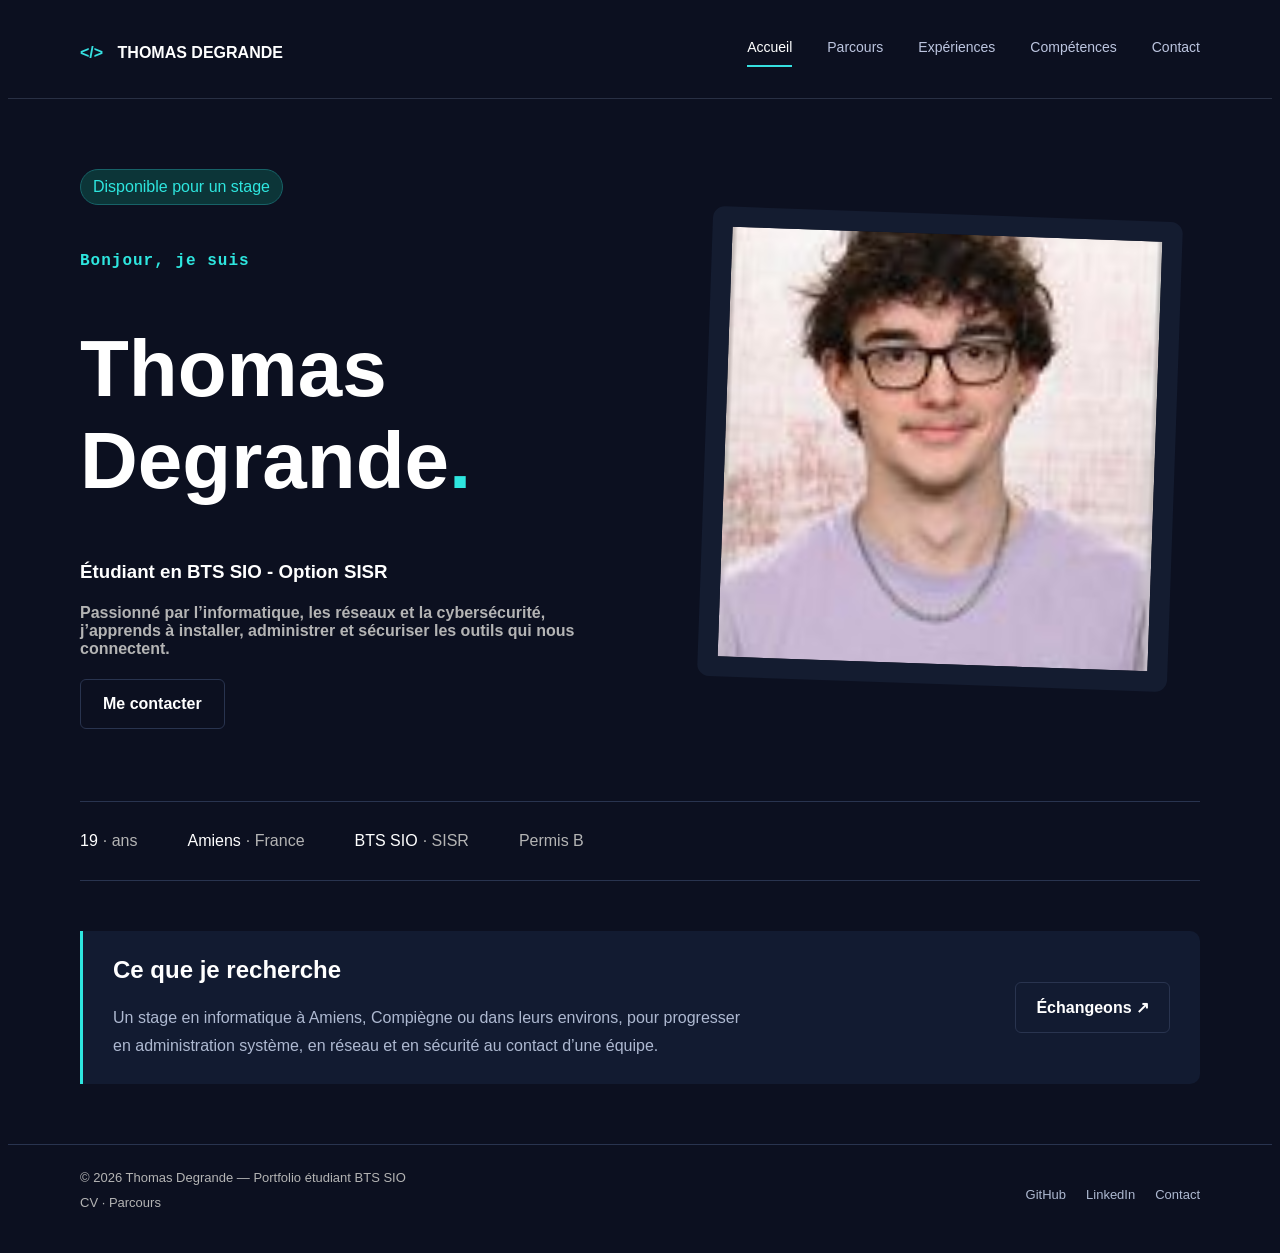
<file: index.html>
<!DOCTYPE html>

<html lang="fr">

<head>

    <meta charset="UTF-8">

    <meta name="viewport" content="width=device-width, initial-scale=1.0">

    <title>Accueil - Thomas Degrande</title>

    <link rel="stylesheet" href="style.css">

</head>


<body>

    <!-- =========================
         BARRE DE NAVIGATION
    ========================== -->

    <header class="navbar">

        <div class="nav-container">

            <!-- Logo / Nom -->
            <a href="index.html" class="logo">
                <span>&lt;/&gt;</span>
                THOMAS DEGRANDE
            </a>


            <!-- Liens vers les différentes pages -->
            <nav>

                <a href="index.html" class="active">Accueil</a>

                <a href="Parcours.html">Parcours</a>

                <a href="Expériences.html">Expériences</a>

                <a href="Compétences.html">Compétences</a>


                <a href="Contact.html">Contact</a>

            </nav>

        </div>

    </header>


    <!-- =========================
         CONTENU DE LA PAGE
    ========================== -->

  <main class="container">

    <div class="presentation">

        <div class="presentation-texte">

            <span class="stage">Disponible pour un stage</span>
            <br><br><br>

            <h1 class="titreclair" style="font-size: 100%;">
                Bonjour, je suis
            </h1>

            <h1 style="font-size: 500%;">
                Thomas<br>Degrande<span class="point">.</span>
            </h1>

            <h3>
                Étudiant en BTS SIO - Option SISR
            </h3>

            <h4 class="sombre">
                Passionné par l’informatique, les réseaux et la cybersécurité,
                 <br>j’apprends à installer, administrer et sécuriser les outils qui
                nous connectent.
            </h4>
            <a href="Contact.html" class="bouton">Me contacter</a>

        </div>
        <div class="presentation-photo">
            <img src="726d61487251.jpg" alt="Photo de Thomas Degrande">
        </div>
    </div>
        <br><br><br><br>
        <div class="infos">
            <div class="info">
        
                <span>19</span>
                <span class="sombre">· ans</span>
            </div>

            <div class="info">
        
                <span>Amiens</span>
                <span class="sombre">· France</span>
            </div>

            <div class="info">
        
                <span>BTS SIO</span>
                <span class="sombre">· SISR</span>
            </div>
        
            <div class="info">
        
                <span class="sombre">Permis B</span>
            </div>
        
        </div>

    <div class="recherche">

        <div class="recherche-texte">

            <h2>Ce que je recherche</h2>

            <p>
            Un stage en informatique à Amiens, Compiègne ou dans leurs environs,
            pour progresser <br> en administration système,
            en réseau et en sécurité au contact d’une équipe.
            </p>

        </div>

        <a href="Contact.html" class="bouton-recherche">
        Échangeons ↗
        </a>

    </div>
</main>

<footer class="footer">

    <div class="footer-container">

        <div class="footer-gauche">
            <p class="sombre">© 2026 Thomas Degrande — Portfolio étudiant BTS SIO</p>
            <p class="sombre">CV · Parcours</p>
        </div>

        <div class="footer-droite">
            <a href="https://github.com/TDegrande" target="_blank">GitHub</a>

            <a href="https://www.linkedin.com/in/thomas-degrande-bbb536439" target="_blank">LinkedIn</a>

            <a href="Contact.html">Contact</a>
        </div>

    </div>

</footer>
</body>

</html>
</file>
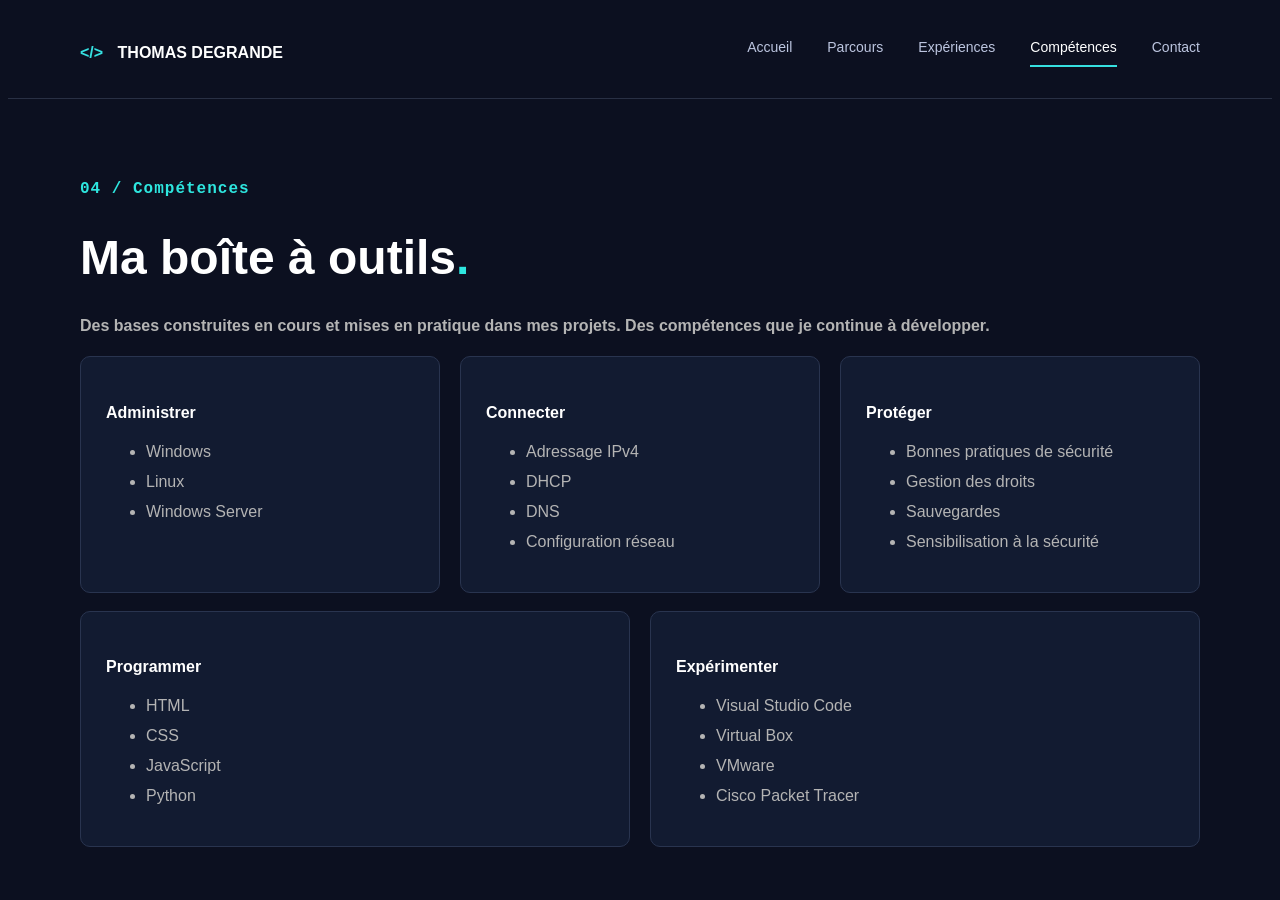
<file: Compétences.html>
<!DOCTYPE html>

<html lang="fr">

<head>

    <meta charset="UTF-8">

    <meta name="viewport" content="width=device-width, initial-scale=1.0">

    <title>Compétences - Thomas Degrande</title>

    <link rel="stylesheet" href="style.css">

</head>


<body>

    <!-- =========================
         BARRE DE NAVIGATION
    ========================== -->

    <header class="navbar">

        <div class="nav-container">

            <!-- Logo / Nom -->
            <a href="index.html" class="logo">
                <span>&lt;/&gt;</span>
                THOMAS DEGRANDE
            </a>


            <!-- Liens vers les différentes pages -->
            <nav>

                <a href="index.html">Accueil</a>

                <a href="Parcours.html">Parcours</a>

                <a href="Expériences.html">Expériences</a>

                <a href="Compétences.html" class="active">Compétences</a>

                <a href="Contact.html">Contact</a>

            </nav>

        </div>

    </header>


    <!-- =========================
         CONTENU DE LA PAGE
    ========================== -->

    <main class="container">

            <h1 class="titreclair" style="font-size: 100%;">
                04 / Compétences
            </h1>
            <h1 style="font-size: 300%;">
                Ma boîte à outils<span class="point">.</span>
            </h1>
            <h4 class="sombre">Des bases construites en cours et mises en pratique dans mes projets. Des compétences que je continue à développer.</h4>
            
            <div class="programme">

                <div class="programme-carte">
                    <h4>Administrer</h4>

                    <ul>
                        <li class="sombre">Windows</li>
                        <li class="sombre">Linux</li>
                        <li class="sombre">Windows Server</li>
                    </ul>
                </div>
                <div class="programme-carte">
                    <h4>Connecter</h4>

                    <ul>
                        <li class="sombre">Adressage IPv4</li>
                        <li class="sombre">DHCP</li>
                        <li class="sombre">DNS</li>
                        <li class="sombre">Configuration réseau</li>
                    </ul>
                </div>
                <div class="programme-carte">
                    <h4>Protéger</h4>

                    <ul>
                        <li class="sombre">Bonnes pratiques de sécurité</li>
                        <li class="sombre">Gestion des droits</li>
                        <li class="sombre">Sauvegardes</li>
                        <li class="sombre">Sensibilisation à la sécurité</li>
                    </ul>
                </div>
            </div>    
               <br> 
               <div class="programme">
               <div class="programme-carte">
                    <h4>Programmer</h4>

                    <ul>
                        <li class="sombre">HTML</li>
                        <li class="sombre">CSS</li>
                        <li class="sombre">JavaScript</li>
                        <li class="sombre">Python</li>
                    </ul>
                </div>
                 <div class="programme-carte">
                    <h4>Expérimenter</h4>

                    <ul>
                        <li class="sombre">Visual Studio Code</li>
                        <li class="sombre">Virtual Box</li>
                        <li class="sombre">VMware</li>
                        <li class="sombre">Cisco Packet Tracer</li>
                    </ul>
                </div>
            </div> 

    </main>


</body>

</html>
</file>
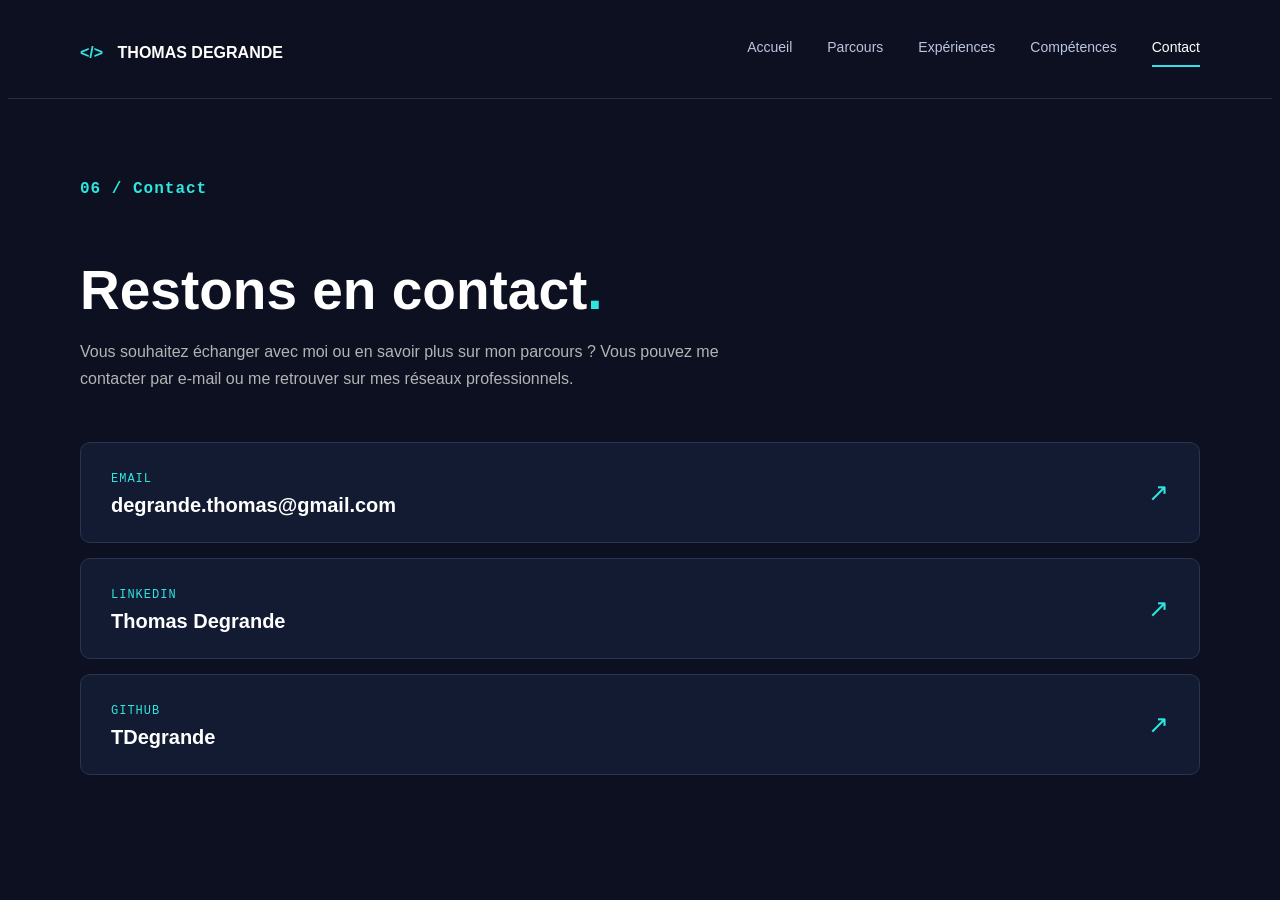
<file: Contact.html>
<!DOCTYPE html>

<html lang="fr">

<head>

    <meta charset="UTF-8">

    <meta name="viewport" content="width=device-width, initial-scale=1.0">

    <title>Contact - Thomas Degrande</title>

    <link rel="stylesheet" href="style.css">

</head>


<body>

    <!-- =========================
         BARRE DE NAVIGATION
    ========================== -->

    <header class="navbar">

        <div class="nav-container">

            <!-- Logo / Nom -->
            <a href="index.html" class="logo">
                <span>&lt;/&gt;</span>
                THOMAS DEGRANDE
            </a>


            <!-- Liens vers les différentes pages -->
            <nav>

                <a href="index.html">Accueil</a>

                <a href="Parcours.html">Parcours</a>

                <a href="Expériences.html">Expériences</a>

                <a href="Compétences.html">Compétences</a>

                <a href="Contact.html" class="active">Contact</a>

            </nav>

        </div>

    </header>


    <!-- =========================
         CONTENU DE LA PAGE
    ========================== -->

    <main class="container">

    <h1 class="titreclair" style="font-size: 100%;">
        06 / Contact
    </h1>

    <section class="contact-intro">

        <h1>Restons en contact<span class="point">.</span></h1>

        <p class="sombre">
            Vous souhaitez échanger avec moi ou en savoir plus sur mon parcours ?
            Vous pouvez me contacter par e-mail ou me retrouver sur mes réseaux professionnels.
        </p>

    </section>


    <section class="contact-liste">

        <!-- EMAIL -->
        <a href="mailto:degrande.thomas@gmail.com" class="contact-carte">

            <div>
                <span class="contact-type">EMAIL</span>

                <h2>degrande.thomas@gmail.com</h2>
            </div>

            <span class="contact-fleche">↗</span>

        </a>


        <!-- LINKEDIN -->
        <a href="https://www.linkedin.com/in/thomas-degrande-bbb536439"
           target="_blank"
           class="contact-carte">

            <div>
                <span class="contact-type">LINKEDIN</span>

                <h2>Thomas Degrande</h2>
            </div>

            <span class="contact-fleche">↗</span>

        </a>


        <!-- GITHUB -->
        <a href="https://github.com/TDegrande"
           target="_blank"
           class="contact-carte">

            <div>
                <span class="contact-type">GITHUB</span>

                <h2>TDegrande</h2>
            </div>

            <span class="contact-fleche">↗</span>

        </a>

    </section>

</main>


</body>

</html>
</file>
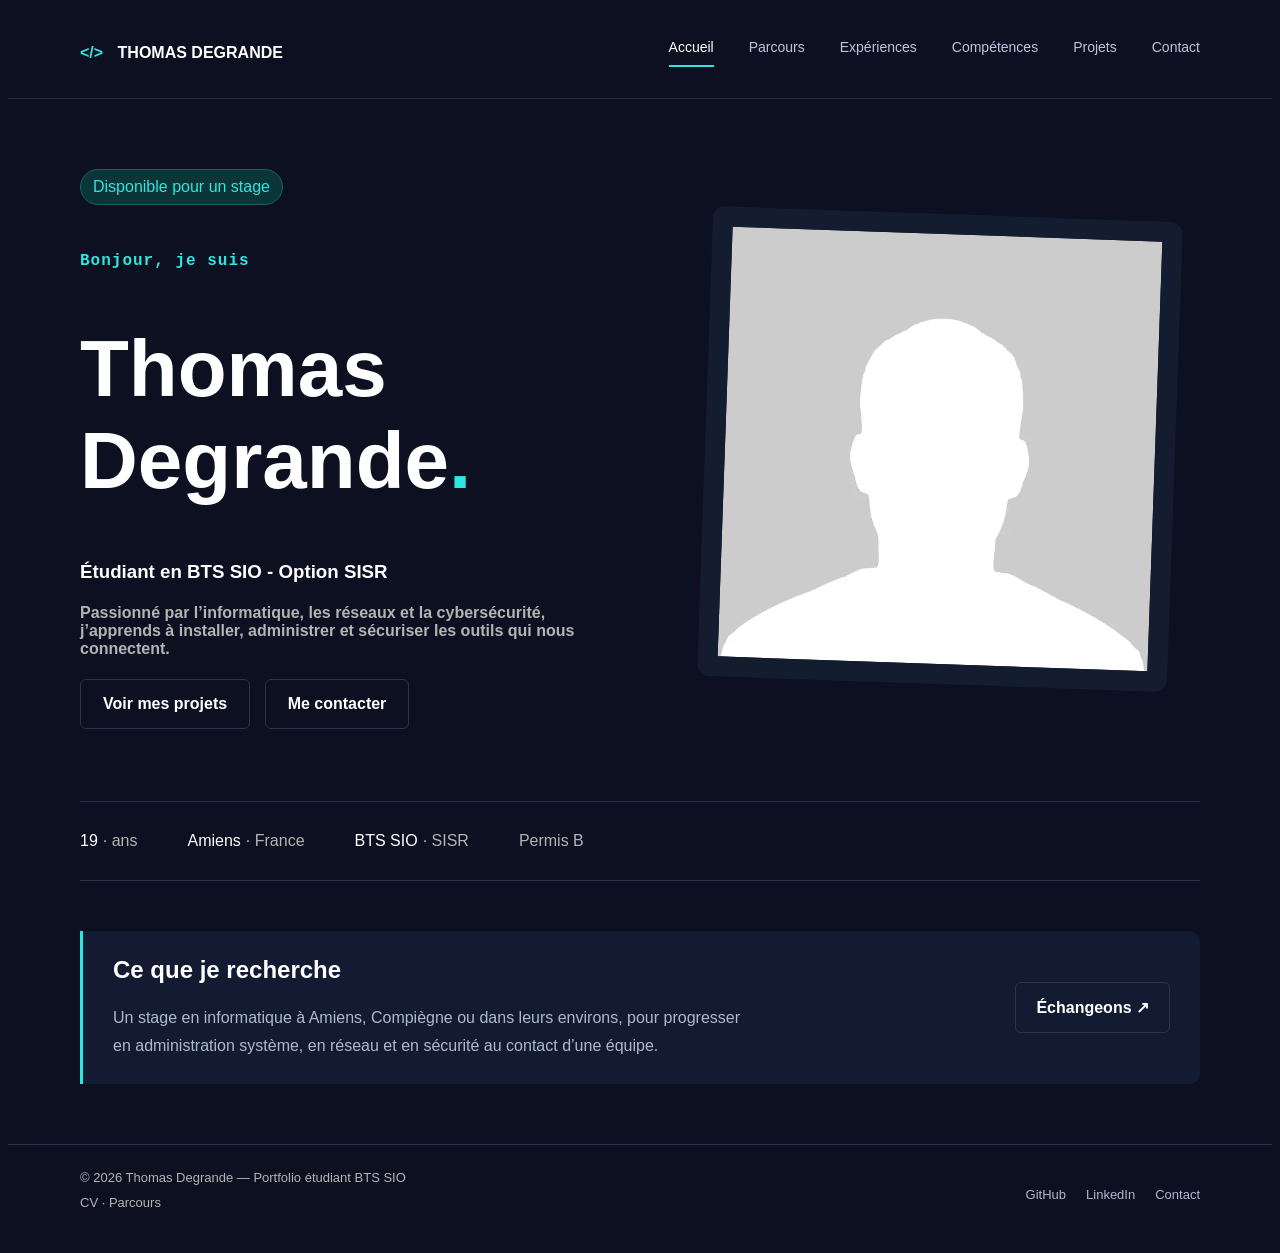
<file: CV.html>
<!DOCTYPE html>

<html lang="fr">

<head>

    <meta charset="UTF-8">

    <meta name="viewport" content="width=device-width, initial-scale=1.0">

    <title>Accueil - Thomas Degrande</title>

    <link rel="stylesheet" href="style.css">

</head>


<body>

    <!-- =========================
         BARRE DE NAVIGATION
    ========================== -->

    <header class="navbar">

        <div class="nav-container">

            <!-- Logo / Nom -->
            <a href="index.html" class="logo">
                <span>&lt;/&gt;</span>
                THOMAS DEGRANDE
            </a>


            <!-- Liens vers les différentes pages -->
            <nav>

                <a href="CV.html" class="active">Accueil</a>

                <a href="Parcours.html">Parcours</a>

                <a href="Expériences.html">Expériences</a>

                <a href="Compétences.html">Compétences</a>

                <a href="Projets.html">Projets</a>

                <a href="Contact.html">Contact</a>

            </nav>

        </div>

    </header>


    <!-- =========================
         CONTENU DE LA PAGE
    ========================== -->

  <main class="container">

    <div class="presentation">

        <div class="presentation-texte">

            <span class="stage">Disponible pour un stage</span>
            <br><br><br>

            <h1 class="titreclair" style="font-size: 100%;">
                Bonjour, je suis
            </h1>

            <h1 style="font-size: 500%;">
                Thomas<br>Degrande<span class="point">.</span>
            </h1>

            <h3>
                Étudiant en BTS SIO - Option SISR
            </h3>

            <h4 class="sombre">
                Passionné par l’informatique, les réseaux et la cybersécurité,
                 <br>j’apprends à installer, administrer et sécuriser les outils qui
                nous connectent.
            </h4>

            <a href="Projets.html" class="bouton">Voir mes projets</a>
            <a href="Contact.html" class="bouton">Me contacter</a>

        </div>
        <div class="presentation-photo">
            <img src="assets/profile.webp" alt="Photo de Thomas Degrande">
        </div>
    </div>
        <br><br><br><br>
        <div class="infos">
            <div class="info">
        
                <span>19</span>
                <span class="sombre">· ans</span>
            </div>

            <div class="info">
        
                <span>Amiens</span>
                <span class="sombre">· France</span>
            </div>

            <div class="info">
        
                <span>BTS SIO</span>
                <span class="sombre">· SISR</span>
            </div>
        
            <div class="info">
        
                <span class="sombre">Permis B</span>
            </div>
        
        </div>

    <div class="recherche">

        <div class="recherche-texte">

            <h2>Ce que je recherche</h2>

            <p>
            Un stage en informatique à Amiens, Compiègne ou dans leurs environs,
            pour progresser <br> en administration système,
            en réseau et en sécurité au contact d’une équipe.
            </p>

        </div>

        <a href="Contact.html" class="bouton-recherche">
        Échangeons ↗
        </a>

    </div>
</main>

<footer class="footer">

    <div class="footer-container">

        <div class="footer-gauche">
            <p class="sombre">© 2026 Thomas Degrande — Portfolio étudiant BTS SIO</p>
            <p class="sombre">CV · Parcours</p>
        </div>

        <div class="footer-droite">
            <a href="#">GitHub</a>
            <a href="www.linkedin.com/in/thomas-degrande-bbb536439">LinkedIn</a>
            <a href="Contact.html">Contact</a>
        </div>

    </div>

</footer>
</body>

</html>
</file>
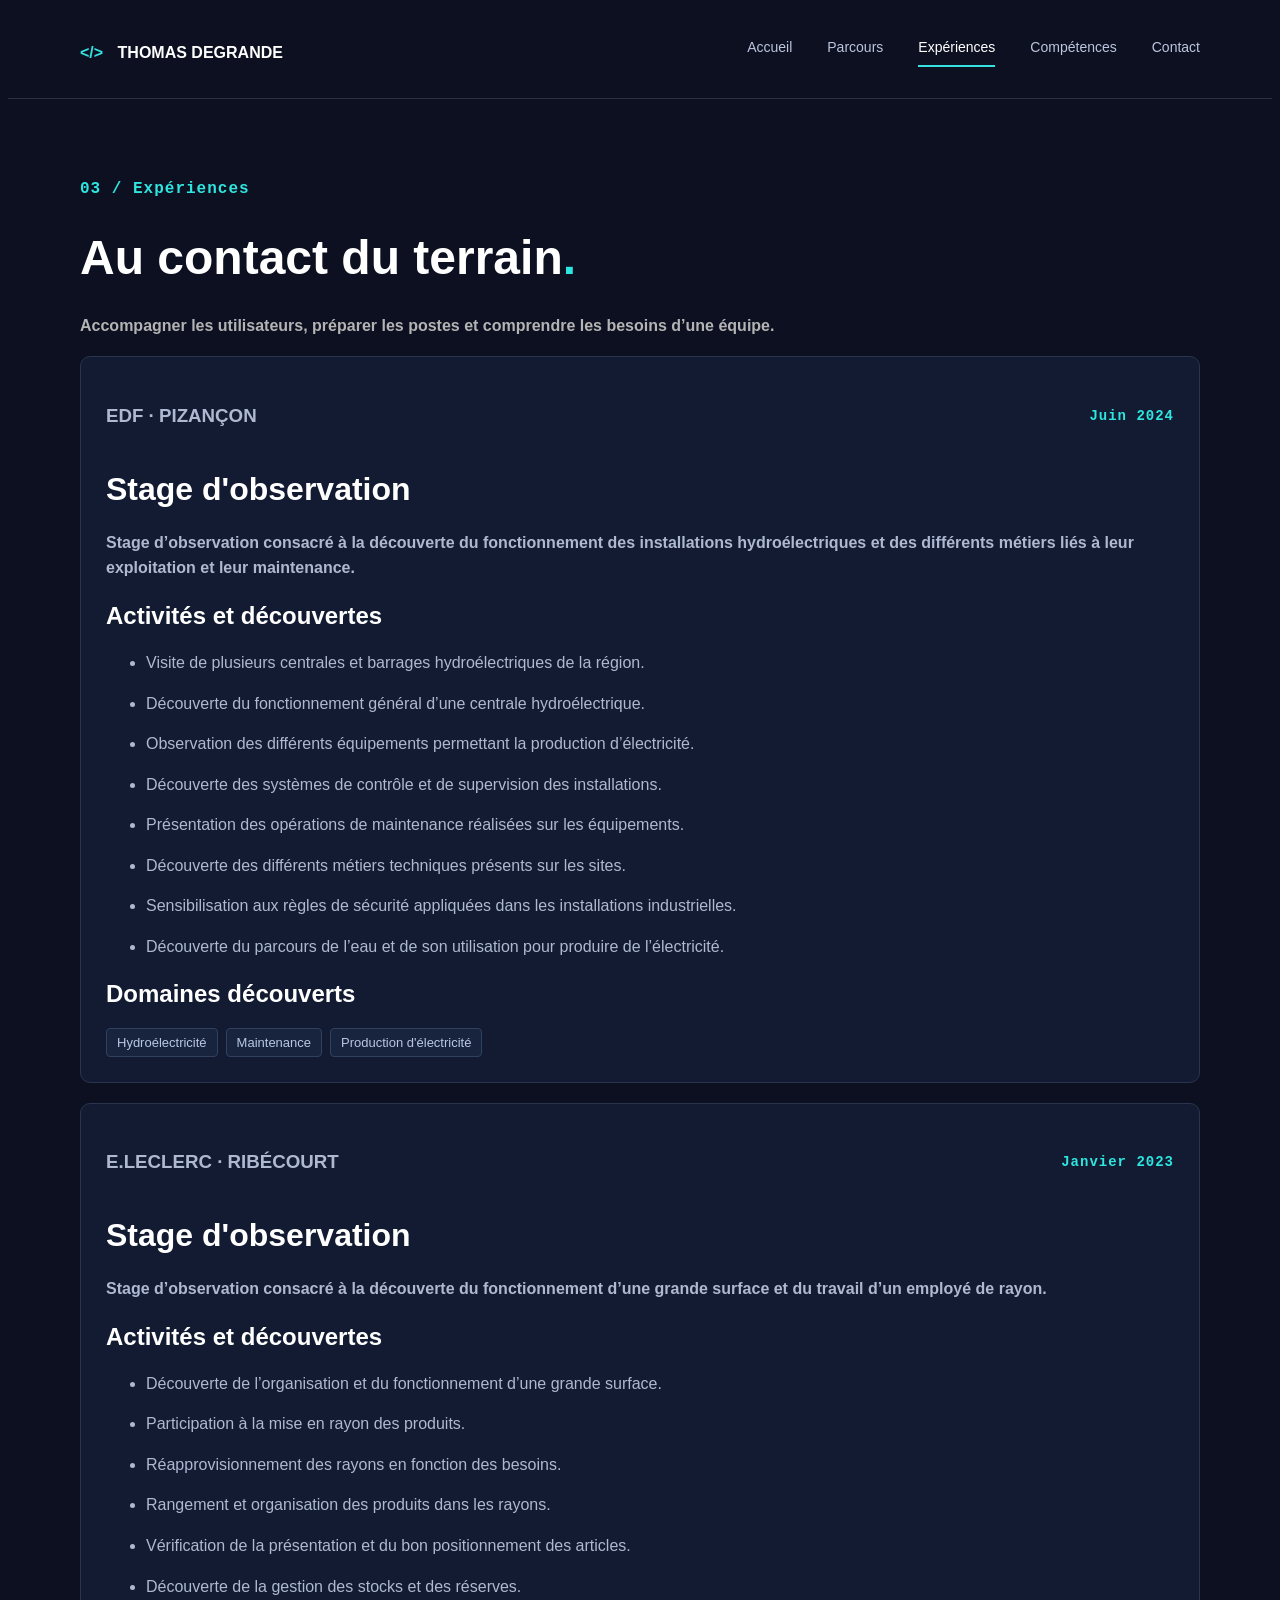
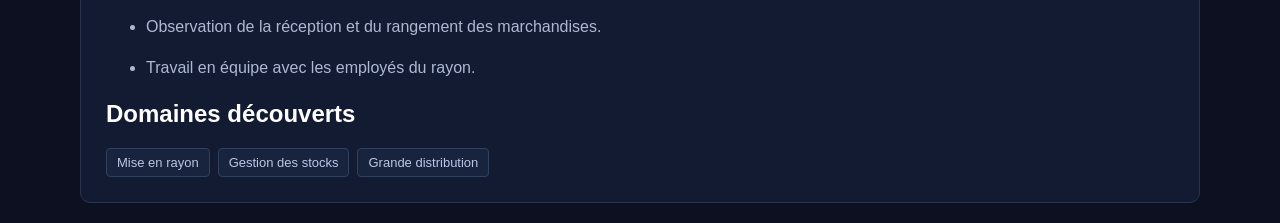
<file: Expériences.html>
<!DOCTYPE html>

<html lang="fr">

<head>

    <meta charset="UTF-8">

    <meta name="viewport" content="width=device-width, initial-scale=1.0">

    <title>Expériences - Thomas Degrande</title>

    <link rel="stylesheet" href="style.css">

</head>


<body>

    <!-- =========================
         BARRE DE NAVIGATION
    ========================== -->

    <header class="navbar">

        <div class="nav-container">

            <!-- Logo / Nom -->
            <a href="index.html" class="logo">
                <span>&lt;/&gt;</span>
                THOMAS DEGRANDE
            </a>

            <!-- Liens vers les différentes pages -->
            <nav>

                <a href="index.html">Accueil</a>

                <a href="Parcours.html">Parcours</a>

                <a href="Expériences.html" class="active">Expériences</a>

                <a href="Compétences.html">Compétences</a>

                <a href="Contact.html">Contact</a>

            </nav>

        </div>

    </header>


    <!-- =========================
         CONTENU DE LA PAGE
    ========================== -->

    <main class="container">

            <h1 class="titreclair" style="font-size: 100%;">
                03 / Expériences
            </h1>
            <h1 style="font-size: 300%;">
                Au contact du terrain<span class="point">.</span>
            </h1>
            <h4 class="sombre">Accompagner les utilisateurs, préparer les postes et comprendre les besoins d’une équipe.</h4>
        <div class="parcours-carte">
            <div class="stage-entete">

                <h3 class="sombre">EDF · PIZANÇON</h3>

                    <h3 class="titreclair">Juin 2024</h3>

            </div>
            <h1>Stage d'observation</h1>
            <h4 class="sombre">Stage d’observation consacré à la découverte du fonctionnement des installations hydroélectriques et des différents métiers liés à leur exploitation et leur maintenance.</h4>
            <h2>Activités et découvertes</h2>
            <ul class="sombre">
                <li>Visite de plusieurs centrales et barrages hydroélectriques de la région.</li>
                <li>Découverte du fonctionnement général d’une centrale hydroélectrique.</li>
                <li>Observation des différents équipements permettant la production d’électricité.</li>
                <li>Découverte des systèmes de contrôle et de supervision des installations.</li>
                <li>Présentation des opérations de maintenance réalisées sur les équipements.</li>
                <li>Découverte des différents métiers techniques présents sur les sites.</li>
                <li>Sensibilisation aux règles de sécurité appliquées dans les installations industrielles.</li>
                <li>Découverte du parcours de l’eau et de son utilisation pour produire de l’électricité.</li>

            </ul>
            <h2>Domaines découverts</h2>
            <div class="tags">
            <span>Hydroélectricité</span>
            <span>Maintenance</span>
            <span>Production d'électricité</span>
            </div>
        </div>
        
        <div class="parcours-carte">
            <div class="stage-entete">

                <h3 class="sombre">E.LECLERC · RIBÉCOURT</h3>

                    <h3 class="titreclair">Janvier 2023</h3>

            </div>
            <h1>Stage d'observation</h1>
            <h4 class="sombre">Stage d’observation consacré à la découverte du fonctionnement d’une grande surface et du travail d’un employé de rayon.</h4>
            <h2>Activités et découvertes</h2>
            <ul class="sombre">
                <li>Découverte de l’organisation et du fonctionnement d’une grande surface.</li>
                <li>Participation à la mise en rayon des produits.</li>
                <li>Réapprovisionnement des rayons en fonction des besoins.</li>
                <li>Rangement et organisation des produits dans les rayons.</li>
                <li>Vérification de la présentation et du bon positionnement des articles.</li>
                <li>Découverte de la gestion des stocks et des réserves.</li>
                <li>Observation de la réception et du rangement des marchandises.</li>
                <li>Travail en équipe avec les employés du rayon.</li>

            </ul>
            <h2>Domaines découverts</h2>
            <div class="tags">
            <span>Mise en rayon</span>
            <span>Gestion des stocks</span>
            <span>Grande distribution</span>
            </div>
        </div>
        
    </main>
    

</body>

</html>
</file>
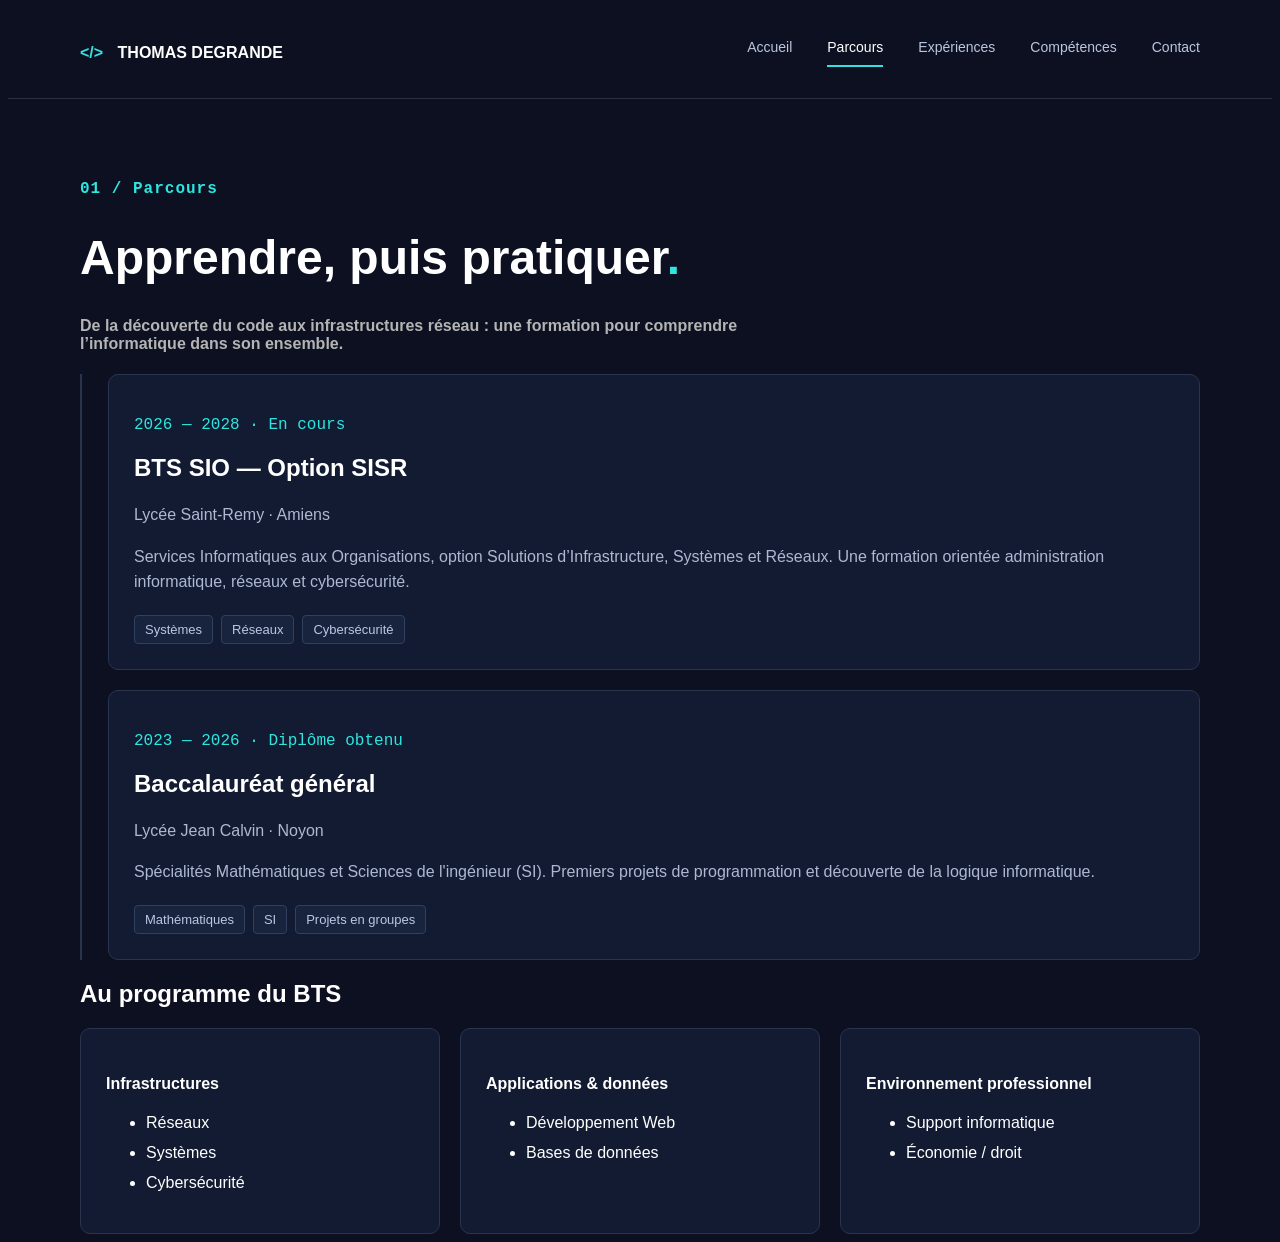
<file: Parcours.html>
<!DOCTYPE html>

<html lang="fr">

<head>

    <meta charset="UTF-8">

    <meta name="viewport" content="width=device-width, initial-scale=1.0">

    <title>Parcours - Thomas Degrande</title>

    <link rel="stylesheet" href="style.css">

</head>


<body>

    <!-- =========================
         BARRE DE NAVIGATION
    ========================== -->

    <header class="navbar">

        <div class="nav-container">

            <!-- Logo / Nom -->
            <a href="index.html" class="logo">
                <span>&lt;/&gt;</span>
                THOMAS DEGRANDE
            </a>


            <!-- Liens vers les différentes pages -->
            <nav>

                <a href="index.html">Accueil</a>

                <a href="Parcours.html" class="active">Parcours</a>

                <a href="Expériences.html">Expériences</a>

                <a href="Compétences.html">Compétences</a>

                <a href="Contact.html">Contact</a>

            </nav>

        </div>

    </header>


    <!-- =========================
         CONTENU DE LA PAGE
    ========================== -->

    <main class="container">

        <h1 class="titreclair" style="font-size: 100%;">
                01 / Parcours
        </h1>
            
        <h1 style="font-size: 300%;">
                Apprendre, puis pratiquer<span class="point">.</span>
        </h1>
            
        <h4 class="sombre">
                De la découverte du code aux infrastructures réseau : une formation pour comprendre <br>l’informatique dans son ensemble.
        </h4>
    
    <div class="timeline">
        <div class="parcours-carte">

            <p class="date">2026 — 2028 · En cours</p>

            <h2>BTS SIO — Option SISR</h2>

            <p class="sombre">
                Lycée Saint-Remy · Amiens
            </p>

            <p class="sombre">
                Services Informatiques aux Organisations, option Solutions
                d’Infrastructure, Systèmes et Réseaux. Une formation orientée
                administration informatique, réseaux et cybersécurité.
            </p>

            <div class="tags">
            <span>Systèmes</span>
            <span>Réseaux</span>
            <span>Cybersécurité</span>
            </div>

        </div>
        <div class="parcours-carte">

            <p class="date">2023 — 2026 · Diplôme obtenu</p>

            <h2>Baccalauréat général</h2>

            <p class="sombre">
                Lycée Jean Calvin · Noyon
            </p>

            <p class="sombre">
                Spécialités Mathématiques et Sciences de l'ingénieur (SI). Premiers projets de programmation et découverte de la logique informatique.
            </p>

            <div class="tags">
            <span>Mathématiques</span>
            <span>SI</span>
            <span>Projets en groupes</span>
            </div>

        </div>
    </div>
    
    <h2>Au programme du BTS</h2>

    <div class="programme">

        <div class="programme-carte">
            <h4>Infrastructures</h4>

            <ul>
                <li>Réseaux</li>
                <li>Systèmes</li>
                <li>Cybersécurité</li>
            </ul>
        </div>


        <div class="programme-carte">
            <h4>Applications & données</h4>

            <ul>
                <li>Développement Web</li>
                <li>Bases de données</li>
            </ul>
        </div>


        <div class="programme-carte">
            <h4>Environnement professionnel</h4>

            <ul>
                <li>Support informatique</li>
                <li>Économie / droit</li>
            </ul>
        </div>

    </div>

    </main>


</body>

</html>
</file>
<file: style.css>
body {
    font-family: Arial, sans-serif;
    background-color: #0c1020;
    color: #FFFFFF;
}

/* =========================
   BANDEAU DU HAUT
========================= */

.navbar {
    width: 100%;
    
    border-bottom: 1px solid #293044;
}

/* Contenu du bandeau */
.nav-container {
    max-width: 1120px;
    margin: auto;

    display: flex;
    justify-content: space-between;
    align-items: center;

    height: 90px;
}

/* Logo / nom */
.logo {
    color: white;
    text-decoration: none;
    font-weight: bold;
    font-size: 16px;
}

.logo span {
    color: #36e0e0;
    margin-right: 10px;
}


/* Menu */
nav {
    display: flex;
    align-items: center;
    gap: 35px;
}

nav a {
    color: #bcc5df;
    text-decoration: none;
    font-size: 14px;
    padding-bottom: 10px;
    border-bottom: 2px solid transparent;
}


/* Quand on passe la souris */
nav a:hover {
    color: white;
    border-bottom: 2px solid #36e0e0;
}


/* Page sélectionnée */
nav a.active {
    color: white;
    border-bottom: 2px solid #36e0e0;
    border-bottom: 2px solid #36e0e0;
}

.container {
    max-width: 1120px;
    margin: auto;
    padding-top: 70px;
}

.stage {
    display: inline-block;

    color: #2ee6df;
    background-color: #0c3538;

    border: 1px solid #176267;
    border-radius: 50px;

    padding: 8px 12px;
}

.titreclair {
    font-family: "Courier New", monospace;
    color: #2ee6df;
    font-size: 14px;
    font-weight: bold;
    letter-spacing: 1px;
}
.point {
    color: #2ee6df;
}

.sombre {
    color: #b4b4b4;
}

.bouton {
    display: inline-block;

    color: white;
    text-decoration: none;
    font-weight: bold;

    background-color: transparent;

    border: 1px solid #29344f;
    border-radius: 6px;

    padding: 15px 22px;

    margin-right: 10px;
}

.bouton:hover {
    color: #2ee6df;
    border-color: #2ee6df;
}

.infos {
    display: flex;
    align-items: center;
    gap: 50px;

    border-top: 1px solid #29344f;
    border-bottom: 1px solid #29344f;

    padding: 30px 0;
}
.info {
    display: flex;
    gap: 5px;
}

.presentation {
    display: flex;
    justify-content: space-between;
    align-items: center;
    gap: 80px;
}

.presentation-texte {
    flex: 1;
}

.presentation-photo {
    flex: 1;
    display: flex;
    justify-content: center;
}

.presentation-photo img {
    width: 430px;
    height: 430px;

    object-fit: cover;

    border-radius: 12px;
    border: 20px solid #141c30;

    transform: rotate(2deg);
}
.recherche {
    background-color: #121b31;

    border-left: 3px solid #2ee6df;
    border-radius: 0 10px 10px 0;

    padding: 25px 30px;

    display: flex;
    justify-content: space-between;
    align-items: center;

    margin-top: 50px;
}

.recherche h2 {
    color: white;
    margin-top: 0;
}

.recherche p {
    color: #aeb9d1;
    line-height: 1.7;
    margin-bottom: 0;
}

.bouton-recherche {
    color: white;
    text-decoration: none;
    font-weight: bold;

    border: 1px solid #29344f;
    border-radius: 6px;

    padding: 15px 20px;

    margin-left: 30px;
    white-space: nowrap;
}

.bouton-recherche:hover {
    color: #2ee6df;
    border-color: #2ee6df;
}

.parcours-carte {
    background-color: #121b31;

    border: 1px solid #29344f;
    border-radius: 10px;

    padding: 25px;

    margin-bottom: 20px;
}

.parcours-carte h2 {
    color: white;
}

.date {
    color: #2ee6df;
    font-family: "Courier New", monospace;
}

.parcours-carte .sombre {
    color: #aeb9d1;
    line-height: 1.6;
}

.tags {
    display: flex;
    gap: 8px;
    margin-top: 20px;
}

.tags span {
    color: #b9c7e5;
    background-color: #18243d;

    border: 1px solid #30405e;
    border-radius: 4px;

    padding: 6px 10px;

    font-size: 13px;
}

.timeline {
    border-left: 2px solid #29344f;
    padding-left: 26px;
}

.programme {
    display: flex;
    gap: 20px;

}

.programme-carte {
    flex: 1;

    background-color: #121b31;
    border: 1px solid #29344f;
    border-radius: 10px;

    padding: 25px;
}

.programme-carte li {
    margin-bottom: 12px;
}

.parcours-carte li {
    margin-bottom: 15px;
}

.stage-entete {
    display: flex;
    justify-content: space-between;
    align-items: center;
}
.footer {
    border-top: 1px solid #29344f;
    margin-top: 60px;
    padding: 25px 0;
}

.footer-container {
    max-width: 1120px;
    margin: auto;

    display: flex;
    justify-content: space-between;
    align-items: center;
}

.footer p {
    margin: 0 0 10px 0;
    font-size: 13px;
}

.footer-droite {
    display: flex;
    gap: 20px;
}

.footer-droite a {
    color: #aeb9d1;
    text-decoration: none;
    font-size: 13px;
}

.footer-droite a:hover {
    color: #2ee6df;
}

/* =========================
   PAGE CONTACT
========================= */

.contact-intro {
    margin-top: 60px;
    margin-bottom: 50px;
}

.contact-intro h1 {
    font-size: 55px;
    margin-bottom: 15px;
}

.contact-intro p {
    max-width: 650px;
    line-height: 1.7;
}


/* Liste des contacts */

.contact-liste {
    display: flex;
    flex-direction: column;
    gap: 15px;
}


/* Carte */

.contact-carte {
    display: flex;
    justify-content: space-between;
    align-items: center;

    background-color: #121b31;

    border: 1px solid #29344f;
    border-radius: 10px;

    
    padding: 25px 30px;

    color: white;
    text-decoration: none;

    transition: 0.2s;
}


/* Type : EMAIL / LINKEDIN / GITHUB */

.contact-type {
    color: #2ee6df;

    font-family: "Courier New", monospace;
    font-size: 12px;

    letter-spacing: 1px;
}


/* Nom / adresse */

.contact-carte h2 {
    margin: 8px 0 0 0;

    font-size: 20px;
}


/* Flèche */

.contact-fleche {
    color: #2ee6df;

    font-size: 25px;

    transition: 0.2s;
}


/* Survol */

.contact-carte:hover {
    border-color: #2ee6df;

    transform: translateX(5px);
}

.contact-carte:hover .contact-fleche {
    transform: translate(4px, -4px);
}
</file>
